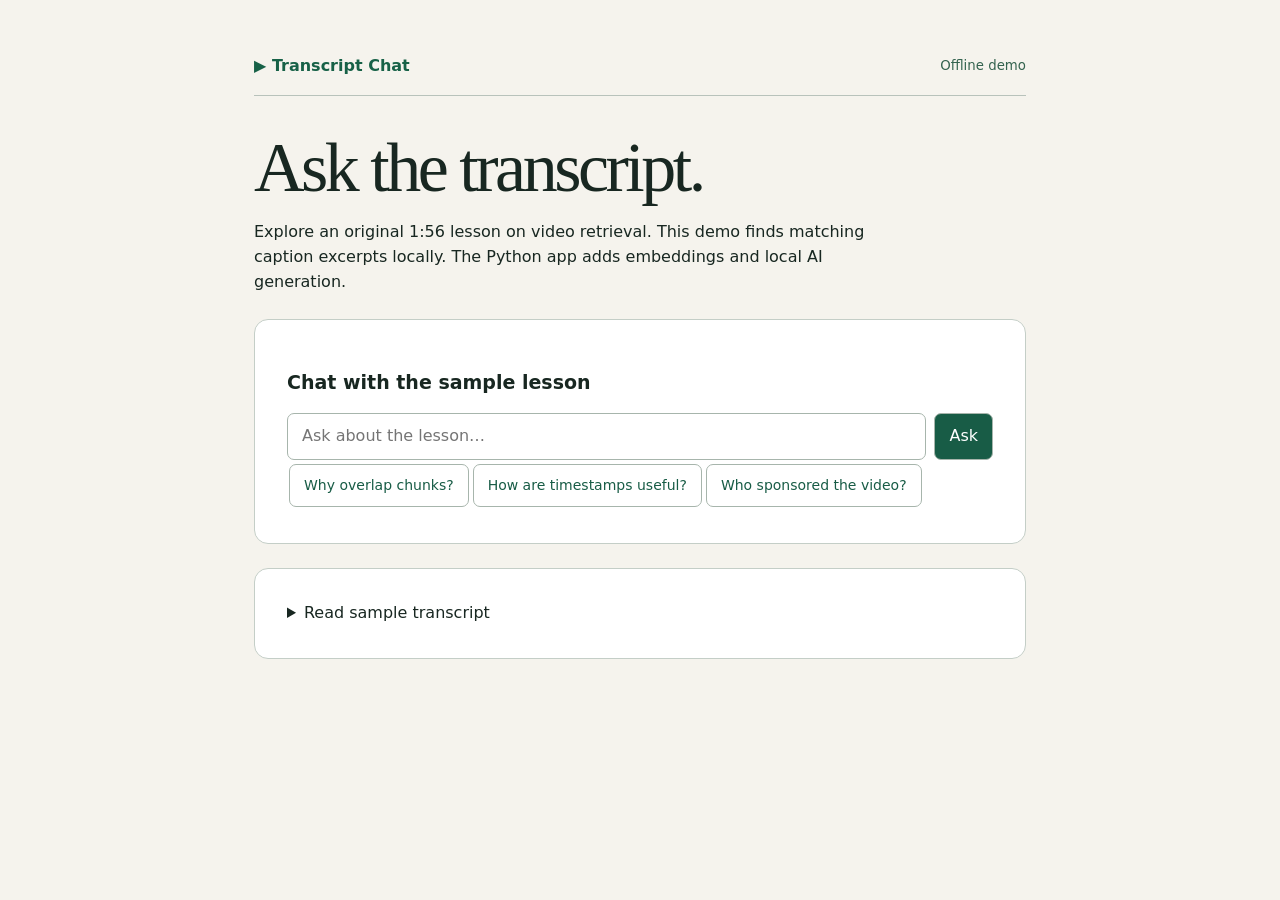
<file: demo.html>
<!doctype html>
<html lang="en"><meta charset="utf-8"><meta name="viewport" content="width=device-width,initial-scale=1">
<title>Transcript Chat · Offline demo</title>
<style>
*{box-sizing:border-box}body{margin:0;background:#f5f3ed;color:#182721;font:16px/1.55 system-ui,sans-serif}main{max-width:900px;margin:auto;padding:6vh 5vw}header{display:flex;justify-content:space-between;align-items:center;border-bottom:1px solid #b8c2bb;padding-bottom:1rem}header b{color:#176147}h1{font:clamp(38px,7vw,70px)/1.05 Georgia,serif;letter-spacing:-.05em;margin:2.2rem 0 1rem}p{max-width:62ch}section{background:white;border:1px solid #c4cec7;border-radius:14px;padding:clamp(15px,4vw,32px);margin-top:24px}form{display:flex;gap:8px;flex-wrap:wrap}input,button{font:inherit;border-radius:7px;padding:10px 14px;border:1px solid #a7b5ac}input{flex:1;min-width:160px}button{cursor:pointer;background:#185c46;color:white}#examples button{font-size:14px;background:transparent;color:#185c46;margin:4px 2px}article{border-left:3px solid #63a48a;padding:0 14px;margin:20px 0}small,time{color:#34634f}summary{cursor:pointer}li{padding:.4rem}#history{max-height:360px;overflow:auto}h2{font-size:19px}
</style>
<main><header><b>▶ Transcript Chat</b><small>Offline demo</small></header>
<h1>Ask the transcript.</h1><p>Explore an original 1:56 lesson on video retrieval. This demo finds matching caption excerpts locally. The Python app adds embeddings and local AI generation.</p>
<section><h2>Chat with the sample lesson</h2><div id="history" role="log" aria-live="polite"></div>
<form><input id="query" aria-label="Question" placeholder="Ask about the lesson…" required><button>Ask</button></form>
<div id="examples"><button>Why overlap chunks?</button><button>How are timestamps useful?</button><button>Who sponsored the video?</button></div></section>
<section><details><summary>Read sample transcript</summary><ol id="captions"></ol></details></section></main>
<script>
const rows = [
  {"start": 0, "duration": 16, "text": "A transcript lets us search the words spoken in a video. Each caption has a start time and a duration."},
  {"start": 16, "duration": 22, "text": "We split the transcript into overlapping chunks. Overlap preserves context when an explanation crosses a chunk boundary."},
  {"start": 38, "duration": 19, "text": "An embedding model converts each chunk into a numeric vector. Similar meanings tend to produce vectors that point in similar directions."},
  {"start": 57, "duration": 20, "text": "The retriever embeds the question and ranks transcript vectors by cosine similarity. The highest-ranked passages become evidence for the answer."},
  {"start": 77, "duration": 22, "text": "A local language model reads those passages and answers the question. If the transcript lacks the answer, the chatbot should say so."},
  {"start": 99, "duration": 17, "text": "Timestamps let the viewer jump back to the original explanation and verify the answer in context."}
];
const stop = new Set("a an and are as at be by do does for from how i in is it of on or that the these this to us we what when who why with video lesson are useful".split(" "));
function terms(text) {
  return new Set((text.toLowerCase().match(/[a-z]+/g) || []).filter(w => !stop.has(w)).map(w => w.replace(/s$/, "")));
}
function search(question) {
  const q = terms(question);
  return rows.map(row => {
    const words = terms(row.text);
    let score = 0;
    for (const w of q) if (words.has(w)) score += 1 / Math.sqrt(words.size);
    return {row, score};
  }).sort((a,b) => b.score-a.score).find(hit => hit.score > 0)?.row;
}
function el(tag, content, parent) {
  const child = document.createElement(tag);
  child.textContent = content;
  parent.append(child);
  return child;
}
function stamp(s) { return Math.floor(s/60) + ":" + String(s%60).padStart(2,"0"); }
const log = document.querySelector("#history");
const input = document.querySelector("#query");
function ask(q) {
  if (!q.trim()) return;
  const box = el("article","",log);
  el("strong", q, box);
  const hit = search(q);
  if (hit) {
    el("p", hit.text, box);
    el("time", stamp(hit.start) + "–" + stamp(hit.start + hit.duration), box);
  } else el("p","No matching passage found in the sample transcript.",box);
  log.scrollTop = log.scrollHeight;
  input.value = "";
  input.focus();
}
for(const row of rows) el("li",stamp(row.start)+" · "+row.text,document.querySelector("#captions"));
document.querySelector("form").onsubmit = e => {e.preventDefault();ask(input.value);};
for(const button of document.querySelectorAll("#examples button")) button.onclick = () => ask(button.textContent);
</script></html>
</file>
